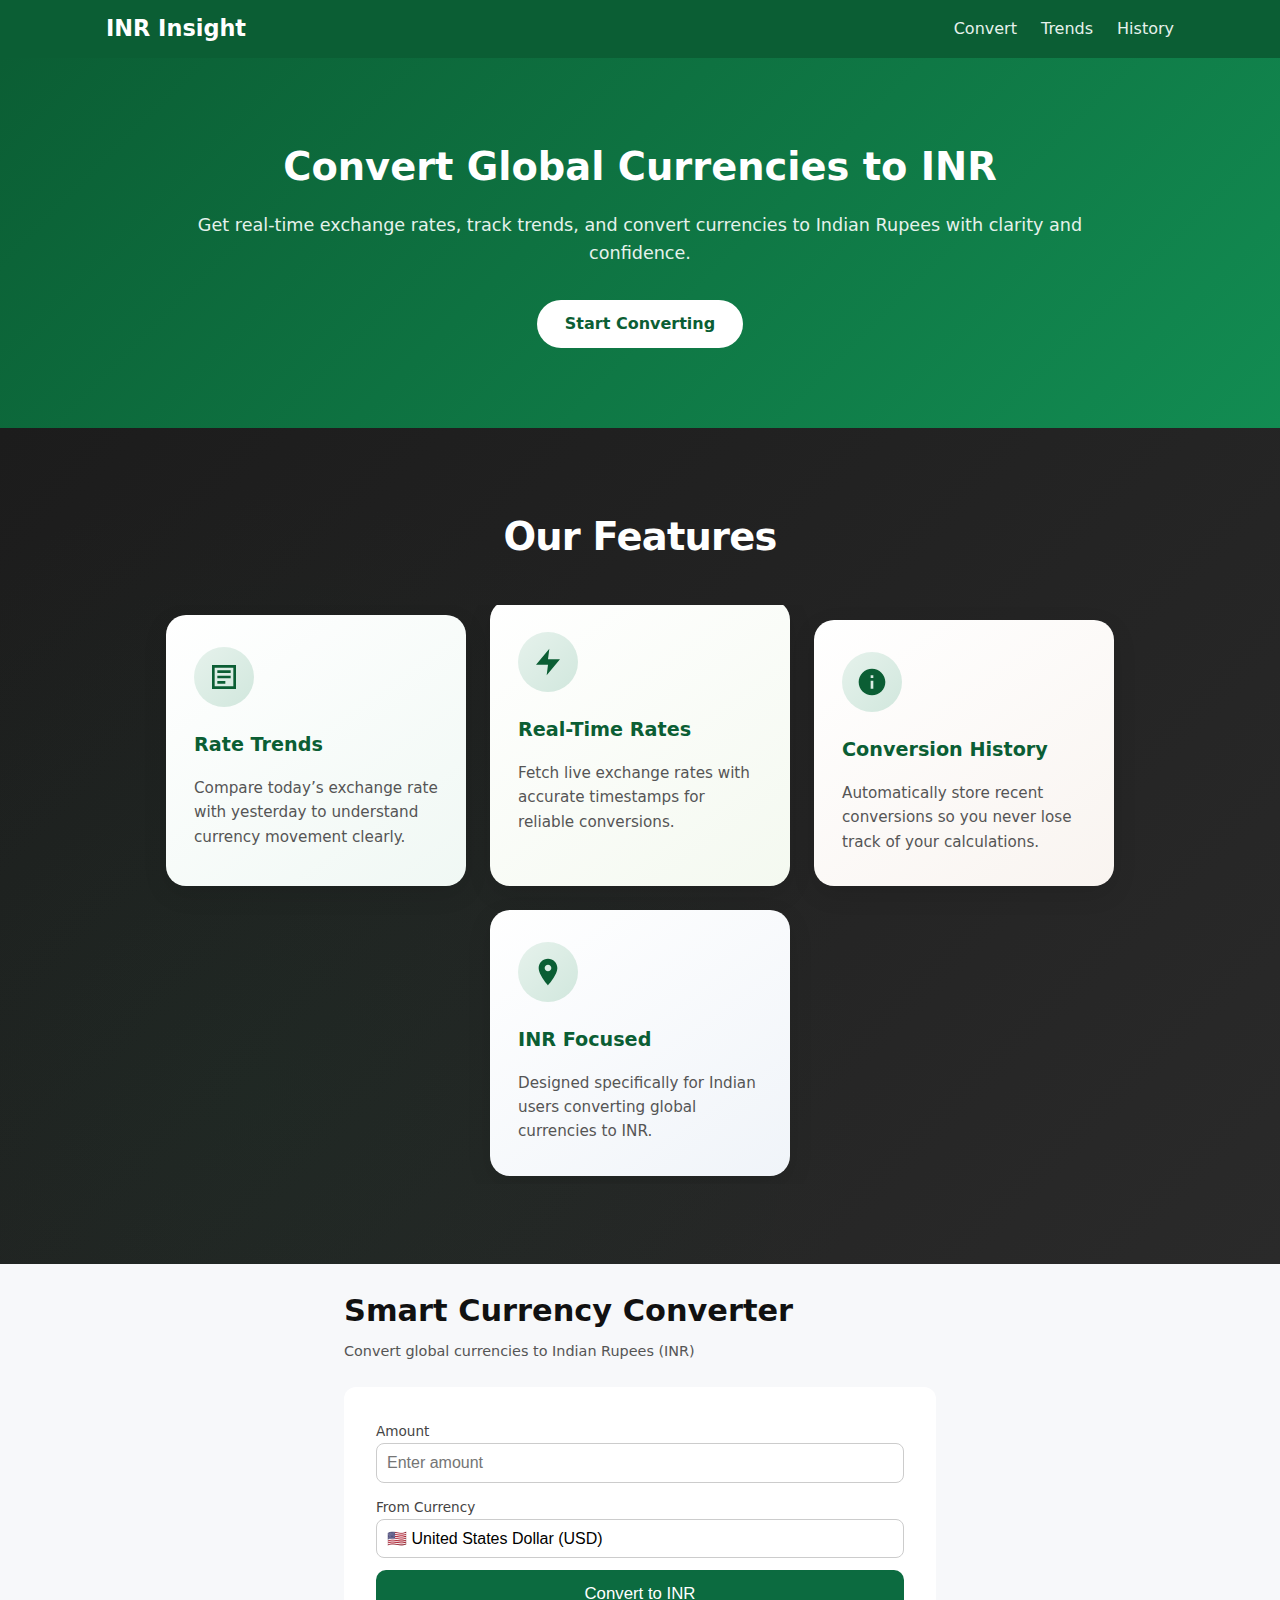
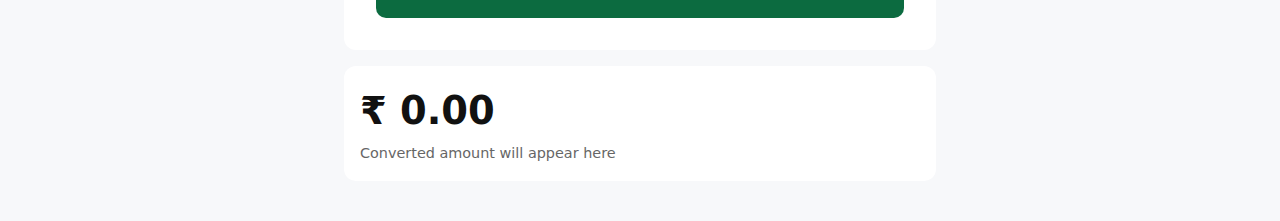
<file: index.html>
<!DOCTYPE html>
<html lang="en">
<head>
  <meta charset="UTF-8" />
  <meta name="viewport" content="width=device-width, initial-scale=1.0" />
  <title>Smart Currency Converter – INR</title>

  <!-- Styles -->
  <link rel="stylesheet" href="style.css" />
</head>
<body>

  <nav class="navbar">
  <div class="nav-container">
    <div class="logo">INR Insight</div>

    <ul class="nav-links">
      <li><a href="#convert">Convert</a></li>
      <li><a href="trends.html">Trends</a></li>

      <li><a href="history.html">History</a></li>

      
    </ul>
  </div>
</nav>


<section class="hero">
  <div class="hero-content">
    <h1>Convert Global Currencies to INR</h1>
    <p>
      Get real-time exchange rates, track trends, and convert currencies
      to Indian Rupees with clarity and confidence.
    </p>

    <a href="#convert" class="hero-btn">Start Converting</a>
  </div>
</section>



<section class="services">
  <h2 class="services-title">Our Features</h2>

  <div class="services-row">
    <div class="service-card card-1">
      <div class="service-icon">
        <svg width="32" height="32" viewBox="0 0 24 24" fill="none" xmlns="http://www.w3.org/2000/svg">
          <path d="M3 3V21H21V3H3ZM19 19H5V5H19V19Z" fill="#0b5e34"/>
          <path d="M7 7H17V9H7V7ZM7 11H17V13H7V11ZM7 15H13V17H7V15Z" fill="#0b5e34"/>
        </svg>
      </div>
      <h3>Rate Trends</h3>
      <p>
        Compare today’s exchange rate with yesterday to understand
        currency movement clearly.
      </p>
    </div>

    <div class="service-card card-2">
      <div class="service-icon">
        <svg width="32" height="32" viewBox="0 0 24 24" fill="none" xmlns="http://www.w3.org/2000/svg">
          <path d="M13 2L3 14H12L11 22L21 10H12L13 2Z" fill="#0b5e34"/>
        </svg>
      </div>
      <h3>Real-Time Rates</h3>
      <p>
        Fetch live exchange rates with accurate timestamps for
        reliable conversions.
      </p>
    </div>

    <div class="service-card card-3">
      <div class="service-icon">
        <svg width="32" height="32" viewBox="0 0 24 24" fill="none" xmlns="http://www.w3.org/2000/svg">
          <path d="M12 2C6.48 2 2 6.48 2 12C2 17.52 6.48 22 12 22C17.52 22 22 17.52 22 12C22 6.48 17.52 2 12 2ZM13 17H11V11H13V17ZM13 9H11V7H13V9Z" fill="#0b5e34"/>
        </svg>
      </div>
      <h3>Conversion History</h3>
      <p>
        Automatically store recent conversions so you never lose
        track of your calculations.
      </p>
    </div>

    <div class="service-card card-4">
      <div class="service-icon">
        <svg width="32" height="32" viewBox="0 0 24 24" fill="none" xmlns="http://www.w3.org/2000/svg">
          <path d="M12 2C8.13 2 5 5.13 5 9C5 14.25 12 22 12 22S19 14.25 19 9C19 5.13 15.87 2 12 2ZM12 11.5C10.62 11.5 9.5 10.38 9.5 9S10.62 6.5 12 6.5 14.5 7.62 14.5 9 13.38 11.5 12 11.5Z" fill="#0b5e34"/>
        </svg>
      </div>
      <h3>INR Focused</h3>
      <p>
        Designed specifically for Indian users converting
        global currencies to INR.
      </p>
    </div>
  </div>
</section>


  <!-- App will be built here -->
<div class="app">
    <header class="app-header">
  <h1>Smart Currency Converter</h1>
  <p>Convert global currencies to Indian Rupees (INR)</p>
</header>
<div class="converter-wrapper">

  <section class="card input-card" id="convert">
    <label for="amount">Amount</label>
    <input type="number" id="amount" placeholder="Enter amount" />

    <label for="currency">From Currency</label>
    <select id="currency"></select>

    <button id="convertBtn">Convert to INR</button>
  </section>

  <section class="card result-card">
    <h2>₹ 0.00</h2>
    <p>Converted amount will appear here</p>
  </section>

</div>



</div>

  <!-- Scripts -->
  <script src="script.js"></script>
</body>
</html>
</file>
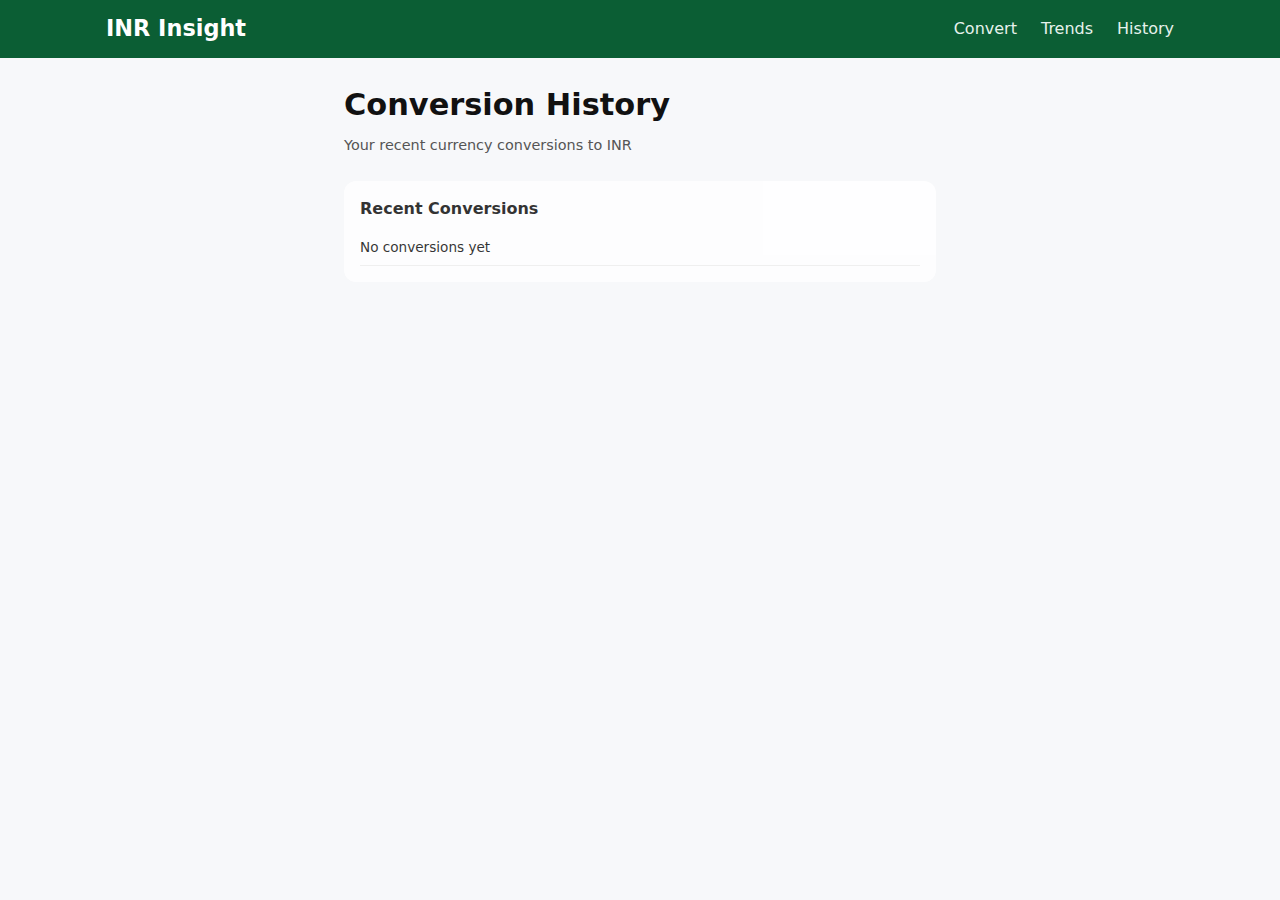
<file: history.html>
<!DOCTYPE html>
<html lang="en">
<head>
  <meta charset="UTF-8" />
  <meta name="viewport" content="width=device-width, initial-scale=1.0" />
  <title>Conversion History – INR Insight</title>
  <link rel="stylesheet" href="style.css" />
</head>
<body>

<!-- NAVBAR -->
<nav class="navbar">
  <div class="nav-container">
    <div class="logo">INR Insight</div>
    <ul class="nav-links">
      <li><a href="index.html">Convert</a></li>
      <li><a href="trends.html">Trends</a></li>
     <li><a href="history.html">History</a></li>

    </ul>
  </div>
</nav>

<!-- MAIN -->
<div class="app">
  <header class="app-header">
    <h1>Conversion History</h1>
    <p>Your recent currency conversions to INR</p>
  </header>

<section class="card history">
  <h3>Recent Conversions</h3>
  <ul>
    <li>Loading history...</li>
  </ul>
</section>

</div>

<script src="script.js"></script>
</body>
</html>
</file>
<file: style.css>
/* ===== NAVBAR STYLES ===== */

.navbar {
  width: 100%;
  background-color: #0b5e34; /* dark green */
  padding: 12px 0;
  position: sticky;
  top: 0;
  z-index: 1000;
}

.nav-container {
  max-width: 1100px;
  margin: 0 auto;
  padding: 0 16px;

  display: flex;
  align-items: center;
  justify-content: space-between;
}

.logo {
  font-size: 1.4rem;
  font-weight: 700;
  color: #ffffff;
}

.nav-links {
  list-style: none;
  display: flex;
  gap: 24px;
}

.nav-links li a {
  text-decoration: none;
  color: #e6f2ec;
  font-weight: 500;
  transition: color 0.2s ease;
}

.nav-links li a:hover {
  color: #ffffff;
}



/* ===== HERO SECTION ===== */

.hero {
  background: linear-gradient(135deg, #0b5e34, #128c52);
  color: #ffffff;
  padding: 80px 16px;
}

.hero-content {
  max-width: 900px;
  margin: 0 auto;
  text-align: center;
}

.hero h1 {
  font-size: 2.4rem;
  margin-bottom: 16px;
}

.hero p {
  font-size: 1.1rem;
  line-height: 1.6;
  color: #e6f2ec;
  margin-bottom: 32px;
}

.hero-btn {
  display: inline-block;
  background-color: #ffffff;
  color: #0b5e34;
  padding: 12px 28px;
  border-radius: 30px;
  text-decoration: none;
  font-weight: 600;
  transition: transform 0.2s ease, box-shadow 0.2s ease;
}

.hero-btn:hover {
  transform: translateY(-2px);
  box-shadow: 0 8px 20px rgba(0, 0, 0, 0.2);
}

/* ===== SERVICES / FEATURES (PRO STYLE) ===== */

.services {
  background: linear-gradient(135deg, #1c1c1c 0%, #2a2a2a 100%);
  padding: 80px 16px;
  color: #ffffff;
  position: relative;
  overflow: hidden;
}

.services::before {
  content: '';
  position: absolute;
  top: 0;
  left: 0;
  right: 0;
  bottom: 0;
  background: radial-gradient(circle at 20% 80%, rgba(11, 94, 52, 0.1) 0%, transparent 50%);
  pointer-events: none;
}

.services-title {
  font-size: 2.4rem;
  margin-bottom: 40px;
  max-width: 1100px;
  margin-left: auto;
  margin-right: auto;
  text-align: center;
  font-weight: 800;
  letter-spacing: -0.02em;
}

.services-row {
  max-width: 1100px;
  margin: 0 auto;
  display: flex;
  flex-wrap: wrap;
  gap: 24px;
  justify-content: center;
  overflow-x: auto;
  padding-bottom: 8px;
}

.service-card {
  background: linear-gradient(145deg, #ffffff 0%, #f9f9f9 100%);
  color: #111;
  padding: 32px 28px;
  border-radius: 20px;
  min-width: 260px;
  max-width: 300px;
  flex: 1 1 260px;
  display: flex;
  flex-direction: column;
  gap: 16px;
  box-shadow: 0 8px 24px rgba(0, 0, 0, 0.1);
  transition: all 0.3s cubic-bezier(0.25, 0.46, 0.45, 0.94);
  position: relative;
  transform: translateY(0);
}

.service-card:hover {
  transform: translateY(-8px) rotate(1deg);
  box-shadow: 0 16px 48px rgba(0, 0, 0, 0.2);
}

.service-icon {
  display: flex;
  align-items: center;
  justify-content: center;
  width: 60px;
  height: 60px;
  background: linear-gradient(135deg, #e6f2ec 0%, #d1e7dd 100%);
  border-radius: 50%;
  margin-bottom: 8px;
  transition: transform 0.3s ease;
}

.service-card:hover .service-icon {
  transform: scale(1.1);
}

.service-card h3 {
  font-size: 1.2rem;
  font-weight: 700;
  margin: 0;
  color: #0b5e34;
}

.service-card p {
  font-size: 0.95rem;
  line-height: 1.6;
  color: #555;
  margin: 0;
}

/* Unique styles for each card to avoid uniformity */
.card-1 {
  background: linear-gradient(145deg, #ffffff 0%, #f0f8f4 100%);
  margin-top: 10px;
}

.card-1:hover {
  background: linear-gradient(145deg, #f0f8f4 0%, #e6f2ec 100%);
}

.card-2 {
  background: linear-gradient(145deg, #ffffff 0%, #f4f9f0 100%);
  margin-top: -5px;
}

.card-2:hover {
  background: linear-gradient(145deg, #f4f9f0 0%, #e8f5e8 100%);
}

.card-3 {
  background: linear-gradient(145deg, #ffffff 0%, #f9f4f0 100%);
  margin-top: 15px;
}

.card-3:hover {
  background: linear-gradient(145deg, #f9f4f0 0%, #f5e8e8 100%);
}

.card-4 {
  background: linear-gradient(145deg, #ffffff 0%, #f0f4f9 100%);
  margin-top: 0;
}

.card-4:hover {
  background: linear-gradient(145deg, #f0f4f9 0%, #e8f0f5 100%);
}

/* Horizontal scroll hint (like real websites) */
.services-row::-webkit-scrollbar {
  height: 6px;
}

.services-row::-webkit-scrollbar-thumb {
  background-color: #555;
  border-radius: 10px;
}

*{
    margin:0;
    padding:0;
    box-sizing: border-box;
}
body {
  font-family: system-ui, -apple-system, BlinkMacSystemFont, sans-serif;
  background-color: #f7f8fa;
  color: #111;
  line-height: 1.5;
}
.app {
  max-width: 480px;
  margin: 0 auto;
  padding: 16px;
}

/* Desktop enhancement */
@media (min-width: 900px) {
  .app {
    max-width: 640px;
    padding: 24px;
  }
}

.app-header{
    margin-bottom:24px;

}
.app-header h1{
    font-size:1.5rem;
    margin-bottom:8px;
}
.app-header p{
    color:#555;
    font-size:0.9rem;
}
.card{
    background-color:#fff;
    border-radius:12px;
    padding:16px;
    margin-bottom:16px;
}
label{
    display:box;
    font-size:0.85rem;
    margin-bottom:4px;
    color:#444;

}
input,select{
  width: 100%;
  padding: 10px;
  margin-bottom: 12px;
  border-radius:8px;
  border:1px solid #ccc;
    font-size:1rem;
}
select {
  appearance: none;
  background-color: #fff;
}

button{
    width:100%;
    padding:12px;
    background-color: #0c6b40;
    color:#fff;
    border:none;
    border-radius:10px;
    font-size:1rem;
    cursor:pointer;
}
button:active{
    transform: scale(0.98);
}
button {
  transition: background-color 0.2s ease, transform 0.1s ease;
}

button:hover {
  background-color: #157347; /* slightly darker green */
}

button:active {
  transform: scale(0.97);
}

input:focus,
button:focus {
  outline: none;
  border-color: #1a8f5a;
  box-shadow: 0 0 0 2px rgba(26, 143, 90, 0.15);
}

.result-card h2 {
  transition: opacity 0.2s ease, transform 0.2s ease;
}

.result-card h2{
    font-size:1.8rem;
    margin-bottom:4px;
}
.result-card p{
    font-size:0.9rem;
    color:#666;
}
.trend,
.staus{
    font-size:0.85rem;
    color:#444;
    margin-top:16px;

}
.history h3{
    font-size:1rem;
    margin-bottom:8px;
}
.history ul{
    list-style:none;
}
.history li{
    font-size:0.85rem;
    padding:8px 0;
    border-bottom: 1px solid #eee;
}
.history {
  opacity: 0.85;
}

.history li {
  transition: background-color 0.15s ease;
}

.history li:hover {
  background-color: #f7f7f7;
}
.status {
  font-size: 0.85rem;
  color: #666;
}

.status.offline {
  color: #b45309; /* amber tone */
}
.status.online {
  color: #16a34a; /* green tone */
}

/* ===== TRENDS SECTION ===== */

.trend-section {
  background: #ffffff;
  border-radius: 16px;
  padding: 24px 20px;
  margin: 32px 0;
  scroll-margin-top: 90px; /* navbar offset */
}

.trend-section h2 {
  font-size: 1.2rem;
  margin-bottom: 6px;
}

.trend-subtitle {
  font-size: 0.85rem;
  color: #666;
  margin-bottom: 16px;
}

.trend-card {
  background: linear-gradient(135deg, #f0f8f4, #e6f2ec);
  border-radius: 14px;
  padding: 16px;
  margin-bottom: 12px;
}

.trend-card h4 {
  font-size: 0.9rem;
  color: #0b5e34;
  margin-bottom: 6px;
}

.trend-text {
  font-size: 0.95rem;
  font-weight: 500;
  line-height: 1.4;
}

.trend-note {
  font-size: 0.75rem;
  color: #777;
}
.nav-links a.active {
  color: #ffffff;
  border-bottom: 2px solid #ffffff;
  padding-bottom: 4px;
}
.history-section {
  max-height: 400px;
  overflow-y: auto;
}

.history-list li {
  font-size: 0.9rem;
  padding: 10px 0;
  border-bottom: 1px solid #eee;
}
.history ul {
  list-style: none;
  padding-left: 0;
}
.input-card {
  padding: 24px;
}

@media (min-width: 900px) {
  .input-card {
    padding: 32px;
  }
}
@media (min-width: 900px) {
  .app-header h1 {
    font-size: 1.9rem;
  }

  .result-card h2 {
    font-size: 2.4rem;
  }

  button {
    font-size: 1.05rem;
    padding: 14px;
  }
}
</file>
